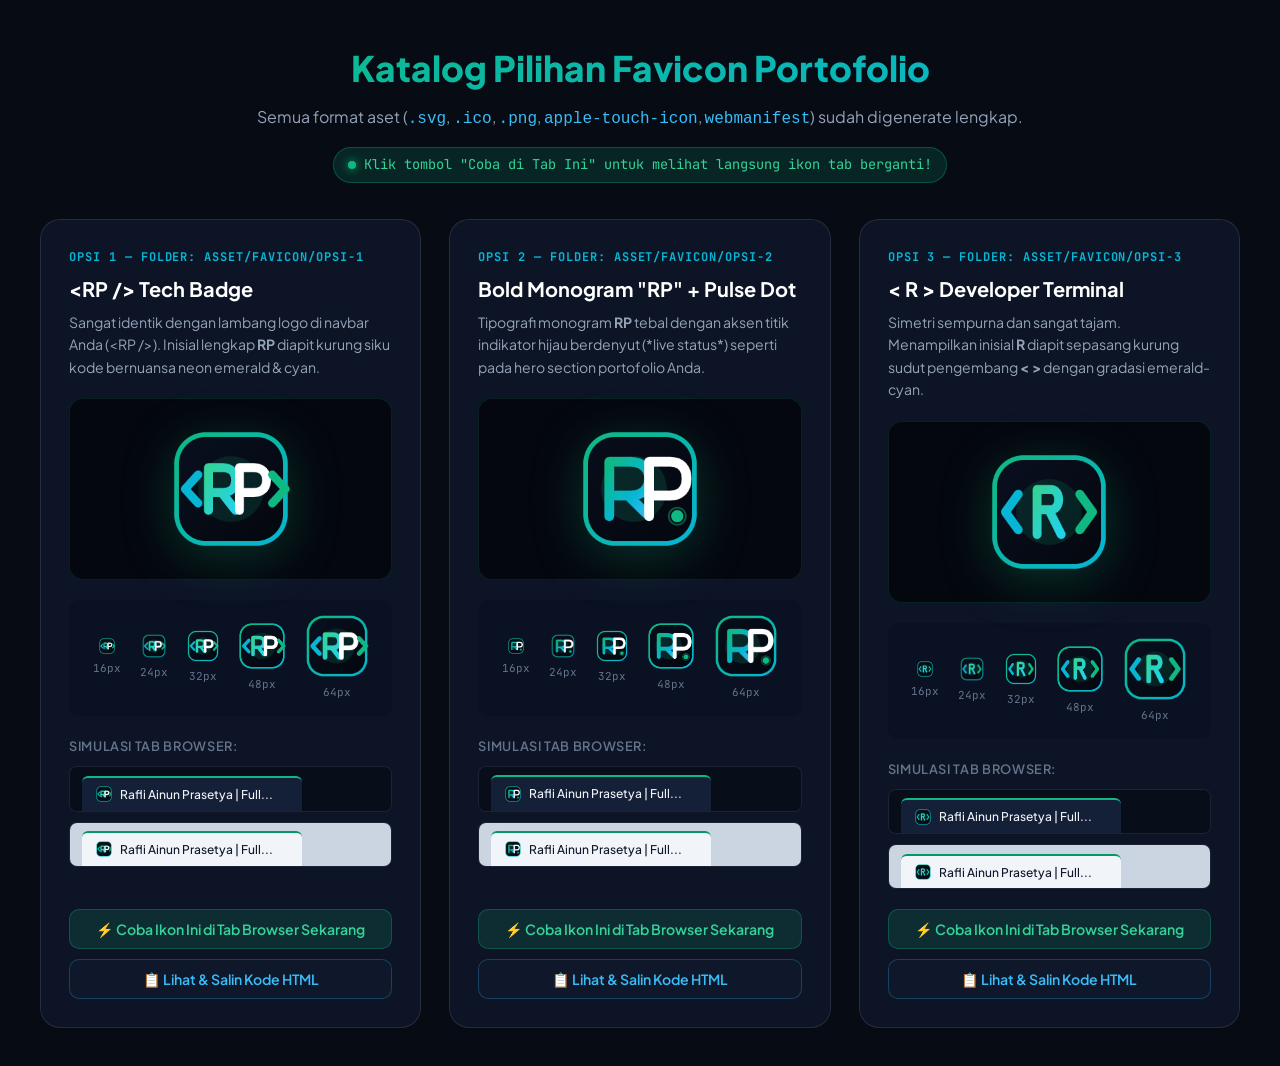
<file: preview_favicons.html>
<!DOCTYPE html>
<html lang="id">
<head>
  <meta charset="UTF-8">
  <meta name="viewport" content="width=device-width, initial-scale=1.0">
  <title>Pilih Favicon — Portfolio Rafli Ainun Prasetya</title>
  <link rel="preconnect" href="https://fonts.googleapis.com">
  <link rel="preconnect" href="https://fonts.gstatic.com" crossorigin>
  <link href="https://fonts.googleapis.com/css2?family=JetBrains+Mono:wght@400;600;700&family=Plus+Jakarta+Sans:wght@400;500;600;700;800&display=swap" rel="stylesheet">
  <link id="dynamicFavicon" rel="icon" type="image/svg+xml" href="Asset/favicon/opsi-3/favicon.svg">
  <style>
    :root {
      --bg-dark: #070B14;
      --bg-card: rgba(16, 25, 44, 0.75);
      --border-color: rgba(255, 255, 255, 0.1);
      --accent-emerald: #10B981;
      --accent-cyan: #06B6D4;
      --text-main: #F1F5F9;
      --text-muted: #94A3B8;
    }
    * { box-sizing: border-box; margin: 0; padding: 0; }
    body {
      background: var(--bg-dark);
      color: var(--text-main);
      font-family: 'Plus Jakarta Sans', sans-serif;
      padding: 40px 24px;
      line-height: 1.6;
    }
    .header {
      max-width: 1200px;
      margin: 0 auto 36px;
      text-align: center;
    }
    .header h1 {
      font-size: 2.2rem;
      font-weight: 800;
      background: linear-gradient(135deg, #10B981 0%, #06B6D4 100%);
      -webkit-background-clip: text;
      -webkit-text-fill-color: transparent;
      margin-bottom: 8px;
    }
    .header p {
      color: var(--text-muted);
      font-size: 1rem;
    }
    .badge-bar {
      display: inline-flex;
      align-items: center;
      gap: 8px;
      background: rgba(16, 185, 129, 0.15);
      border: 1px solid rgba(16, 185, 129, 0.3);
      color: #34d399;
      font-family: 'JetBrains Mono', monospace;
      font-size: 0.85rem;
      padding: 6px 14px;
      border-radius: 9999px;
      margin-top: 14px;
    }
    .pulse-dot {
      width: 8px;
      height: 8px;
      border-radius: 50%;
      background: #10B981;
      box-shadow: 0 0 10px #10B981;
      display: inline-block;
    }
    .grid {
      max-width: 1200px;
      margin: 0 auto;
      display: grid;
      grid-template-columns: repeat(auto-fit, minmax(360px, 1fr));
      gap: 28px;
    }
    .card {
      background: var(--bg-card);
      backdrop-filter: blur(16px);
      border: 1px solid var(--border-color);
      border-radius: 20px;
      padding: 28px;
      display: flex;
      flex-direction: column;
      gap: 20px;
      transition: all 0.25s ease;
      position: relative;
    }
    .card:hover {
      border-color: rgba(16, 185, 129, 0.4);
      transform: translateY(-4px);
      box-shadow: 0 14px 40px rgba(0, 0, 0, 0.4);
    }
    .card-header {
      display: flex;
      flex-direction: column;
      gap: 6px;
    }
    .card-tag {
      font-family: 'JetBrains Mono', monospace;
      font-size: 0.75rem;
      text-transform: uppercase;
      letter-spacing: 0.08em;
      color: var(--accent-cyan);
      font-weight: 700;
    }
    .card-title {
      font-size: 1.25rem;
      font-weight: 700;
      color: #FFFFFF;
    }
    .card-desc {
      font-size: 0.88rem;
      color: var(--text-muted);
    }
    .preview-stage {
      background: #04070E;
      border-radius: 14px;
      padding: 30px;
      display: flex;
      justify-content: center;
      align-items: center;
      border: 1px solid rgba(16, 185, 129, 0.15);
    }
    .preview-stage img {
      width: 120px;
      height: 120px;
      filter: drop-shadow(0 10px 25px rgba(16, 185, 129, 0.25));
    }
    .sizes-box {
      background: #0A1122;
      border-radius: 10px;
      padding: 14px;
      display: flex;
      justify-content: space-around;
      align-items: center;
    }
    .size-col {
      display: flex;
      flex-direction: column;
      align-items: center;
      gap: 6px;
      font-family: 'JetBrains Mono', monospace;
      font-size: 11px;
      color: #64748b;
    }
    .size-col img {
      image-rendering: -webkit-optimize-contrast;
    }
    /* Tab simulation */
    .tab-simulation {
      display: flex;
      flex-direction: column;
      gap: 10px;
    }
    .tab-sim-label {
      font-size: 0.8rem;
      color: #64748b;
      font-weight: 600;
      text-transform: uppercase;
      letter-spacing: 0.05em;
    }
    .sim-browser {
      background: #0d1527;
      border-radius: 8px;
      overflow: hidden;
      border: 1px solid rgba(255, 255, 255, 0.06);
    }
    .sim-tab-row {
      display: flex;
      align-items: flex-end;
      padding: 8px 12px 0;
      gap: 6px;
    }
    .sim-tab {
      display: flex;
      align-items: center;
      gap: 8px;
      padding: 7px 14px;
      border-radius: 6px 6px 0 0;
      font-size: 12px;
      font-weight: 500;
      width: 220px;
    }
    .sim-tab img {
      width: 16px;
      height: 16px;
      flex-shrink: 0;
    }
    .sim-tab span {
      white-space: nowrap;
      overflow: hidden;
      text-overflow: ellipsis;
    }
    .sim-tab-dark {
      background: #141f38;
      color: #f1f5f9;
      border-top: 2px solid #10b981;
    }
    .sim-tab-light {
      background: #f1f5f9;
      color: #0f172a;
      border-top: 2px solid #059669;
    }
    .btn-group {
      display: flex;
      flex-direction: column;
      gap: 10px;
      margin-top: auto;
    }
    .btn {
      display: inline-flex;
      align-items: center;
      justify-content: center;
      gap: 8px;
      padding: 10px 16px;
      border-radius: 10px;
      font-weight: 600;
      font-size: 0.88rem;
      cursor: pointer;
      border: none;
      transition: all 0.2s ease;
      font-family: inherit;
    }
    .btn-test {
      background: rgba(16, 185, 129, 0.15);
      color: #34d399;
      border: 1px solid rgba(16, 185, 129, 0.3);
    }
    .btn-test:hover {
      background: rgba(16, 185, 129, 0.25);
      border-color: #10b981;
    }
    .btn-code {
      background: #0f172a;
      color: #38bdf8;
      border: 1px solid rgba(56, 189, 248, 0.25);
    }
    .btn-code:hover {
      background: #1e293b;
      border-color: #38bdf8;
    }
    .code-preview {
      display: none;
      background: #03060c;
      padding: 12px;
      border-radius: 8px;
      font-family: 'JetBrains Mono', monospace;
      font-size: 0.72rem;
      color: #94a3b8;
      border: 1px solid rgba(255, 255, 255, 0.08);
      white-space: pre-wrap;
      word-break: break-all;
    }
    .code-preview.active {
      display: block;
    }
    .toast {
      position: fixed;
      bottom: 24px;
      right: 24px;
      background: #10b981;
      color: #04101A;
      font-weight: 700;
      padding: 12px 20px;
      border-radius: 10px;
      box-shadow: 0 10px 25px rgba(16, 185, 129, 0.4);
      transform: translateY(100px);
      opacity: 0;
      transition: all 0.3s ease;
      z-index: 100;
      font-size: 0.9rem;
    }
    .toast.show {
      transform: translateY(0);
      opacity: 1;
    }
  </style>
</head>
<body>

  <div class="header">
    <h1>Katalog Pilihan Favicon Portofolio</h1>
    <p>Semua format aset (<code style="color:#38bdf8;">.svg</code>, <code style="color:#38bdf8;">.ico</code>, <code style="color:#38bdf8;">.png</code>, <code style="color:#38bdf8;">apple-touch-icon</code>, <code style="color:#38bdf8;">webmanifest</code>) sudah digenerate lengkap.</p>
    <div class="badge-bar">
      <span class="pulse-dot"></span>
      <span>Klik tombol "Coba di Tab Ini" untuk melihat langsung ikon tab berganti!</span>
    </div>
  </div>

  <div class="grid">

    <!-- OPSI 1 -->
    <div class="card">
      <div class="card-header">
        <span class="card-tag">Opsi 1 — Folder: Asset/favicon/opsi-1</span>
        <h2 class="card-title">&lt;RP /&gt; Tech Badge</h2>
        <p class="card-desc">Sangat identik dengan lambang logo di navbar Anda (&lt;RP /&gt;). Inisial lengkap <strong>RP</strong> diapit kurung siku kode bernuansa neon emerald & cyan.</p>
      </div>

      <div class="preview-stage">
        <img src="Asset/favicon/opsi-1/apple-touch-icon.png" alt="Opsi 1 Icon">
      </div>

      <div class="sizes-box">
        <div class="size-col">
          <img src="Asset/favicon/opsi-1/favicon-16x16.png" width="16" height="16" alt="16px">
          <span>16px</span>
        </div>
        <div class="size-col">
          <img src="Asset/favicon/opsi-1/favicon-32x32.png" width="24" height="24" alt="24px">
          <span>24px</span>
        </div>
        <div class="size-col">
          <img src="Asset/favicon/opsi-1/favicon-32x32.png" width="32" height="32" alt="32px">
          <span>32px</span>
        </div>
        <div class="size-col">
          <img src="Asset/favicon/opsi-1/apple-touch-icon.png" width="48" height="48" alt="48px">
          <span>48px</span>
        </div>
        <div class="size-col">
          <img src="Asset/favicon/opsi-1/apple-touch-icon.png" width="64" height="64" alt="64px">
          <span>64px</span>
        </div>
      </div>

      <div class="tab-simulation">
        <div class="tab-sim-label">Simulasi Tab Browser:</div>
        <div class="sim-browser">
          <div class="sim-tab-row" style="background:#080d1a;">
            <div class="sim-tab sim-tab-dark">
              <img src="Asset/favicon/opsi-1/favicon-32x32.png" alt="tab icon">
              <span>Rafli Ainun Prasetya | Full...</span>
            </div>
          </div>
        </div>
        <div class="sim-browser">
          <div class="sim-tab-row" style="background:#cbd5e1;">
            <div class="sim-tab sim-tab-light">
              <img src="Asset/favicon/opsi-1/favicon-32x32.png" alt="tab icon">
              <span>Rafli Ainun Prasetya | Full...</span>
            </div>
          </div>
        </div>
      </div>

      <div class="btn-group">
        <button class="btn btn-test" onclick="setTabFavicon('Asset/favicon/opsi-1/favicon.svg', 'Opsi 1: <RP/>')">
          ⚡ Coba Ikon Ini di Tab Browser Sekarang
        </button>
        <button class="btn btn-code" onclick="toggleCode('code-1', this)">
          📋 Lihat & Salin Kode HTML
        </button>
        <div id="code-1" class="code-preview">&lt;!-- Favicon &amp; App Icons (Opsi 1) --&gt;
&lt;link rel="icon" type="image/svg+xml" href="Asset/favicon/opsi-1/favicon.svg"&gt;
&lt;link rel="icon" type="image/png" sizes="32x32" href="Asset/favicon/opsi-1/favicon-32x32.png"&gt;
&lt;link rel="icon" type="image/png" sizes="16x16" href="Asset/favicon/opsi-1/favicon-16x16.png"&gt;
&lt;link rel="apple-touch-icon" sizes="180x180" href="Asset/favicon/opsi-1/apple-touch-icon.png"&gt;
&lt;link rel="manifest" href="Asset/favicon/opsi-1/site.webmanifest"&gt;
&lt;meta name="theme-color" content="#070B14"&gt;</div>
      </div>
    </div>

    <!-- OPSI 2 -->
    <div class="card">
      <div class="card-header">
        <span class="card-tag">Opsi 2 — Folder: Asset/favicon/opsi-2</span>
        <h2 class="card-title">Bold Monogram "RP" + Pulse Dot</h2>
        <p class="card-desc">Tipografi monogram <strong>RP</strong> tebal dengan aksen titik indikator hijau berdenyut (*live status*) seperti pada hero section portofolio Anda.</p>
      </div>

      <div class="preview-stage">
        <img src="Asset/favicon/opsi-2/apple-touch-icon.png" alt="Opsi 2 Icon">
      </div>

      <div class="sizes-box">
        <div class="size-col">
          <img src="Asset/favicon/opsi-2/favicon-16x16.png" width="16" height="16" alt="16px">
          <span>16px</span>
        </div>
        <div class="size-col">
          <img src="Asset/favicon/opsi-2/favicon-32x32.png" width="24" height="24" alt="24px">
          <span>24px</span>
        </div>
        <div class="size-col">
          <img src="Asset/favicon/opsi-2/favicon-32x32.png" width="32" height="32" alt="32px">
          <span>32px</span>
        </div>
        <div class="size-col">
          <img src="Asset/favicon/opsi-2/apple-touch-icon.png" width="48" height="48" alt="48px">
          <span>48px</span>
        </div>
        <div class="size-col">
          <img src="Asset/favicon/opsi-2/apple-touch-icon.png" width="64" height="64" alt="64px">
          <span>64px</span>
        </div>
      </div>

      <div class="tab-simulation">
        <div class="tab-sim-label">Simulasi Tab Browser:</div>
        <div class="sim-browser">
          <div class="sim-tab-row" style="background:#080d1a;">
            <div class="sim-tab sim-tab-dark">
              <img src="Asset/favicon/opsi-2/favicon-32x32.png" alt="tab icon">
              <span>Rafli Ainun Prasetya | Full...</span>
            </div>
          </div>
        </div>
        <div class="sim-browser">
          <div class="sim-tab-row" style="background:#cbd5e1;">
            <div class="sim-tab sim-tab-light">
              <img src="Asset/favicon/opsi-2/favicon-32x32.png" alt="tab icon">
              <span>Rafli Ainun Prasetya | Full...</span>
            </div>
          </div>
        </div>
      </div>

      <div class="btn-group">
        <button class="btn btn-test" onclick="setTabFavicon('Asset/favicon/opsi-2/favicon.svg', 'Opsi 2: RP Monogram')">
          ⚡ Coba Ikon Ini di Tab Browser Sekarang
        </button>
        <button class="btn btn-code" onclick="toggleCode('code-2', this)">
          📋 Lihat & Salin Kode HTML
        </button>
        <div id="code-2" class="code-preview">&lt;!-- Favicon &amp; App Icons (Opsi 2) --&gt;
&lt;link rel="icon" type="image/svg+xml" href="Asset/favicon/opsi-2/favicon.svg"&gt;
&lt;link rel="icon" type="image/png" sizes="32x32" href="Asset/favicon/opsi-2/favicon-32x32.png"&gt;
&lt;link rel="icon" type="image/png" sizes="16x16" href="Asset/favicon/opsi-2/favicon-16x16.png"&gt;
&lt;link rel="apple-touch-icon" sizes="180x180" href="Asset/favicon/opsi-2/apple-touch-icon.png"&gt;
&lt;link rel="manifest" href="Asset/favicon/opsi-2/site.webmanifest"&gt;
&lt;meta name="theme-color" content="#070B14"&gt;</div>
      </div>
    </div>

    <!-- OPSI 3 -->
    <div class="card">
      <div class="card-header">
        <span class="card-tag">Opsi 3 — Folder: Asset/favicon/opsi-3</span>
        <h2 class="card-title">&lt; R &gt; Developer Terminal</h2>
        <p class="card-desc">Simetri sempurna dan sangat tajam. Menampilkan inisial <strong>R</strong> diapit sepasang kurung sudut pengembang <strong>&lt; &gt;</strong> dengan gradasi emerald-cyan.</p>
      </div>

      <div class="preview-stage">
        <img src="Asset/favicon/opsi-3/apple-touch-icon.png" alt="Opsi 3 Icon">
      </div>

      <div class="sizes-box">
        <div class="size-col">
          <img src="Asset/favicon/opsi-3/favicon-16x16.png" width="16" height="16" alt="16px">
          <span>16px</span>
        </div>
        <div class="size-col">
          <img src="Asset/favicon/opsi-3/favicon-32x32.png" width="24" height="24" alt="24px">
          <span>24px</span>
        </div>
        <div class="size-col">
          <img src="Asset/favicon/opsi-3/favicon-32x32.png" width="32" height="32" alt="32px">
          <span>32px</span>
        </div>
        <div class="size-col">
          <img src="Asset/favicon/opsi-3/apple-touch-icon.png" width="48" height="48" alt="48px">
          <span>48px</span>
        </div>
        <div class="size-col">
          <img src="Asset/favicon/opsi-3/apple-touch-icon.png" width="64" height="64" alt="64px">
          <span>64px</span>
        </div>
      </div>

      <div class="tab-simulation">
        <div class="tab-sim-label">Simulasi Tab Browser:</div>
        <div class="sim-browser">
          <div class="sim-tab-row" style="background:#080d1a;">
            <div class="sim-tab sim-tab-dark">
              <img src="Asset/favicon/opsi-3/favicon-32x32.png" alt="tab icon">
              <span>Rafli Ainun Prasetya | Full...</span>
            </div>
          </div>
        </div>
        <div class="sim-browser">
          <div class="sim-tab-row" style="background:#cbd5e1;">
            <div class="sim-tab sim-tab-light">
              <img src="Asset/favicon/opsi-3/favicon-32x32.png" alt="tab icon">
              <span>Rafli Ainun Prasetya | Full...</span>
            </div>
          </div>
        </div>
      </div>

      <div class="btn-group">
        <button class="btn btn-test" onclick="setTabFavicon('Asset/favicon/opsi-3/favicon.svg', 'Opsi 3: < R >')">
          ⚡ Coba Ikon Ini di Tab Browser Sekarang
        </button>
        <button class="btn btn-code" onclick="toggleCode('code-3', this)">
          📋 Lihat & Salin Kode HTML
        </button>
        <div id="code-3" class="code-preview">&lt;!-- Favicon &amp; App Icons (Opsi 3) --&gt;
&lt;link rel="icon" type="image/svg+xml" href="Asset/favicon/opsi-3/favicon.svg"&gt;
&lt;link rel="icon" type="image/png" sizes="32x32" href="Asset/favicon/opsi-3/favicon-32x32.png"&gt;
&lt;link rel="icon" type="image/png" sizes="16x16" href="Asset/favicon/opsi-3/favicon-16x16.png"&gt;
&lt;link rel="apple-touch-icon" sizes="180x180" href="Asset/favicon/opsi-3/apple-touch-icon.png"&gt;
&lt;link rel="manifest" href="Asset/favicon/opsi-3/site.webmanifest"&gt;
&lt;meta name="theme-color" content="#070B14"&gt;</div>
      </div>
    </div>

  </div>

  <div id="toast" class="toast">Kode berhasil disalin!</div>

  <script>
    function setTabFavicon(src, name) {
      const link = document.getElementById('dynamicFavicon');
      link.href = src + '?t=' + Date.now();
      showToast('Favicon tab diganti ke: ' + name);
    }

    function toggleCode(id, btn) {
      const elem = document.getElementById(id);
      if (elem.classList.contains('active')) {
        // copy text
        navigator.clipboard.writeText(elem.innerText).then(() => {
          showToast('Kode HTML berhasil disalin ke clipboard!');
        });
      } else {
        elem.classList.add('active');
        btn.innerText = '📋 Salin Kode HTML ke Clipboard';
        navigator.clipboard.writeText(elem.innerText).then(() => {
          showToast('Kode HTML siap ditempel!');
        });
      }
    }

    function showToast(text) {
      const toast = document.getElementById('toast');
      toast.innerText = text;
      toast.classList.add('show');
      setTimeout(() => {
        toast.classList.remove('show');
      }, 2500);
    }
  </script>
</body>
</html>
</file>
